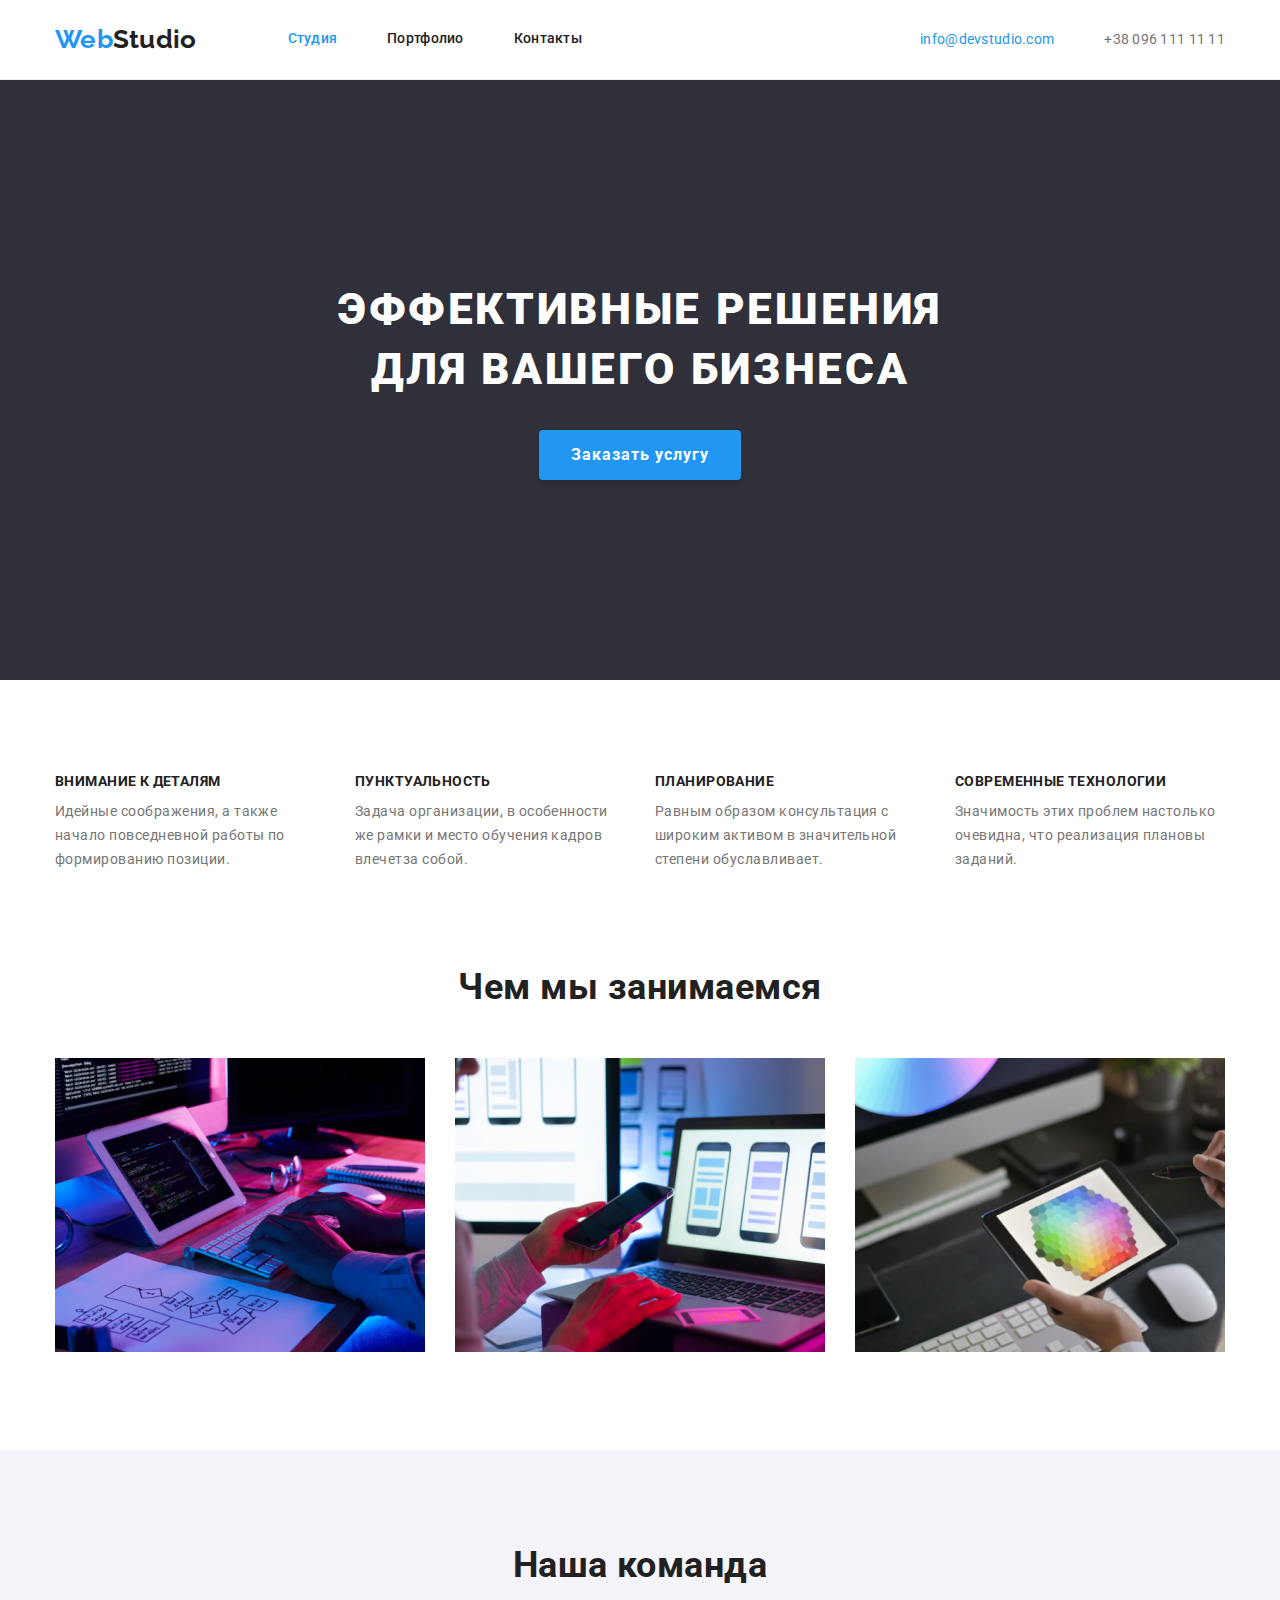
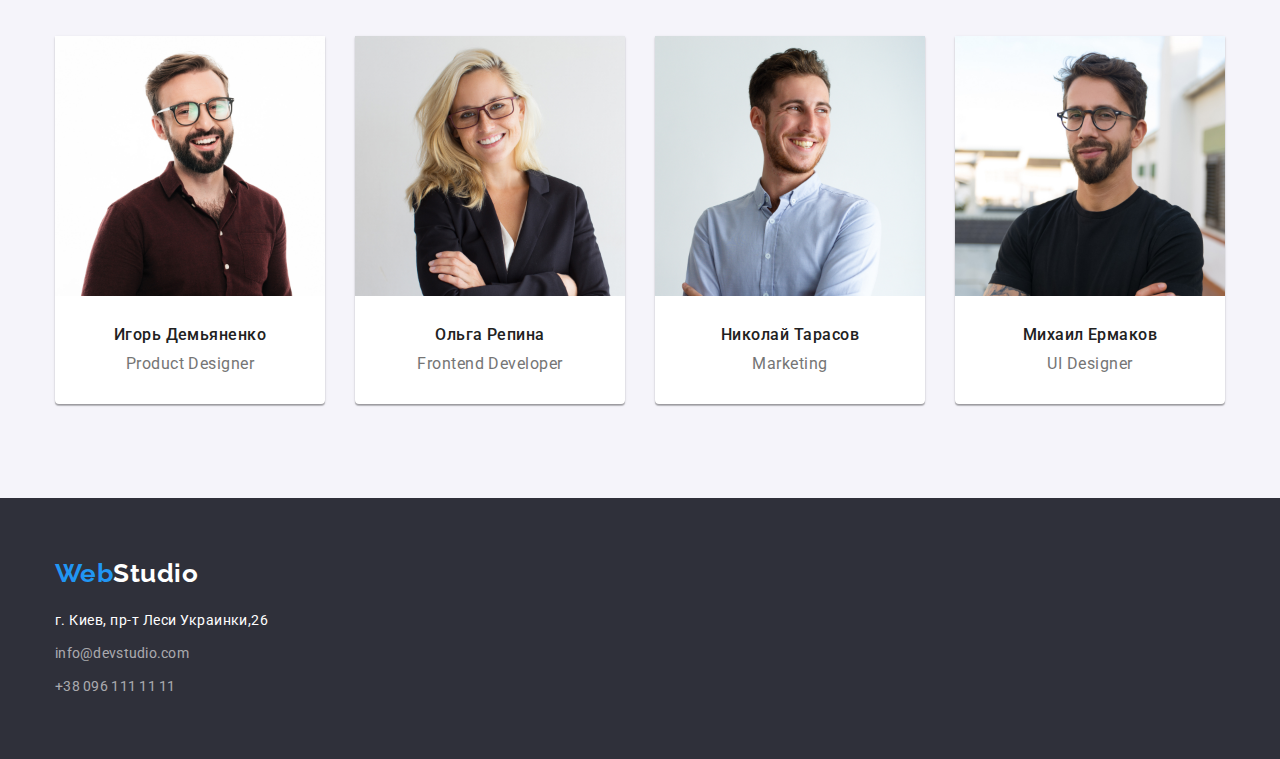
<file: index.html>
<!DOCTYPE html>
<html lang="ru">

<head>
    <meta charset="UTF-8">
    <meta http-equiv="X-UA-Compatible" content="IE=edge">
    <meta name="viewport" content="width=device-width, initial-scale=1.0">
    <link rel="preconnect" href="https://fonts.googleapis.com">
    <link rel="preconnect" href="https://fonts.gstatic.com" crossorigin>
    <link
        href="https://fonts.googleapis.com/css2?family=Raleway:wght@700&family=Roboto:wght@400;500;700;900&display=swap"
        rel="stylesheet">
    <title lang="en">WebStudio</title>
    <link rel="stylesheet" href="modern-normalize.css">
    <link rel="stylesheet" href="./css/style.css">

</head>

<body>

    <header class="header">

        <!--navigation-->
        <div class="container header-container">
            <nav class="header-nav">
                <a href="#" class="logo" lang="en">Web<span class="second-logo" lang="en">Studio</span></a>
                <ul class="header-list list">
                    <li class="header-item"><a href="./index.html" class="link currecnt">Студия</a></li>
                    <li class="header-item"><a href="./portfolio.html" class="link">Портфолио</a></li>
                    <li class="header-item"><a href="" class="link">Контакты</a></li>
                </ul>
            </nav>
            <!--contacts-->
            <ul class="header-cont-list list">
                <li class="header-cont-item"><a href="mailto:info@devstudio.com"
                        class="contacts currecnt">info@devstudio.com</a></li>
                <li class="header-cont-item"><a href="tel:+380961111111" class="contacts">+38 096 111 11 11</a></li>
            </ul>
        </div>

    </header>

    <main>

        <!--button-->
        <section class="hero">
            <h1 class="hero-title">Эффективные решения для вашего бизнеса</h1>
            <button name="button" class="button">Заказать услугу</button>
        </section>

        <!-- our abilities -->
        <section class="qualities section">
            <div class="container qualities-container">

                <ul class="qualities-list list">

                    <li class="qualities-item">
                        <h3 class="title-paragraph">Внимание к деталям</h3>
                        <p class="paragraph">Идейные соображения, а также начало повседневной работы по формированию
                            позиции.</p>
                    </li>

                    <li class="qualities-item">
                        <h3 class="title-paragraph">Пунктуальность</h3>
                        <p class="paragraph">Задача организации, в особенности же рамки и место обучения кадров влечетза
                            собой.</p>
                    </li>

                    <li class="qualities-item">
                        <h3 class="title-paragraph">Планирование</h3>
                        <p class="paragraph">Равным образом консультация с широким активом в значительной степени
                            обуславливает.</p>
                    </li>

                    <li class="qualities-item">
                        <h3 class="title-paragraph">Современные технологии</h3>
                        <p class="paragraph">Значимость этих проблем настолько очевидна, что реализация плановы заданий.
                        </p>
                    </li>
                </ul>
            </div>
        </section>
        <!--photo in office-->
        <section class="work section">

            <div class="container work-container">
                <h2 class="title">Чем мы занимаемся</h2>

                <ul class="work-list list">
                    <li class="work-item"><img src="./images/1.jpg" alt="работа за кодом" width="370" height="294"></li>
                    <li class="work-item"><img src="./images/2.jpg" alt="работа над проектом" width="370" height="294">
                    </li>
                    <li class="work-item"><img src="./images/3.jpg" alt="работа над проектом" width="370" height="294">
                    </li>
                </ul>
            </div>

        </section>
        <!--our team-->
        <section class="team section">

            <div class="container">

                <h2 class="title">Наша команда</h2>
                <ul class="team-list list">
                    <li class="team-item">
                        <div class="team-description">
                            <img class="team-photo" src="./images/person1.jpg" alt="Игорь Демьяненко" width="270"
                                height="260">
                            <div class="team-section">
                                <h3 class="name-team">Игорь Демьяненко</h3>
                                <p class="role-team">Product Designer</p>
                            </div>
                        </div>
                    </li>
                    <li class="team-item">
                        <div class="team-description">
                            <img class="team-photo" src="./images/person2.jpg" alt="Ольга Репина" width="270"
                                height="260">
                            <div class="team-section">
                                <h3 class="name-team">Ольга Репина</h3>
                                <p class="role-team">Frontend Developer</p>
                            </div>
                        </div>
                    </li>
                    <li class="team-item">
                        <div class="team-description">
                            <img class="team-photo" src="./images/person3.jpg" alt="Николай Тарасов" width="270"
                                height="260">
                            <div class="team-section">
                                <h3 class="name-team">Николай Тарасов</h3>
                                <p class="role-team">Marketing</p>
                            </div>
                        </div>
                    </li>
                    <li class="team-item">
                        <div class="team-description">
                            <img class="team-photo" src="./images/person4.jpg" alt="Михаил Ермаков" width="270"
                                height="260">
                            <div class="team-section">
                                <h3 class="name-team">Михаил Ермаков</h3>
                                <p class="role-team">UI Designer</p>
                            </div>
                        </div>
                    </li>
                </ul>

            </div>

        </section>

    </main>

    <footer class="footer">
        <section class="container">
            <a href="#" class="logo" lang="en">Web<span class="footer-logo" lang="en">Studio</span></a>
            <address>
                <a href="https://goo.gl/maps/RDHDDq4snq1ku4gn6" target="_blank" class="office">г. Киев, пр-т
                    Леси Украинки,26</a>
            </address>
            <ul class="footer-section">
                <li class="footer-item"><a href="mailto:info@devstudio.com"
                        class="contacts transparency">info@devstudio.com</a></li>
                <li class="footer-item"><a href="tel:+380961111111" class="contacts transparency">+38 096 111 11 11</a>
                </li>
            </ul>

        </section>
    </footer>
</body>

</html>
</file>
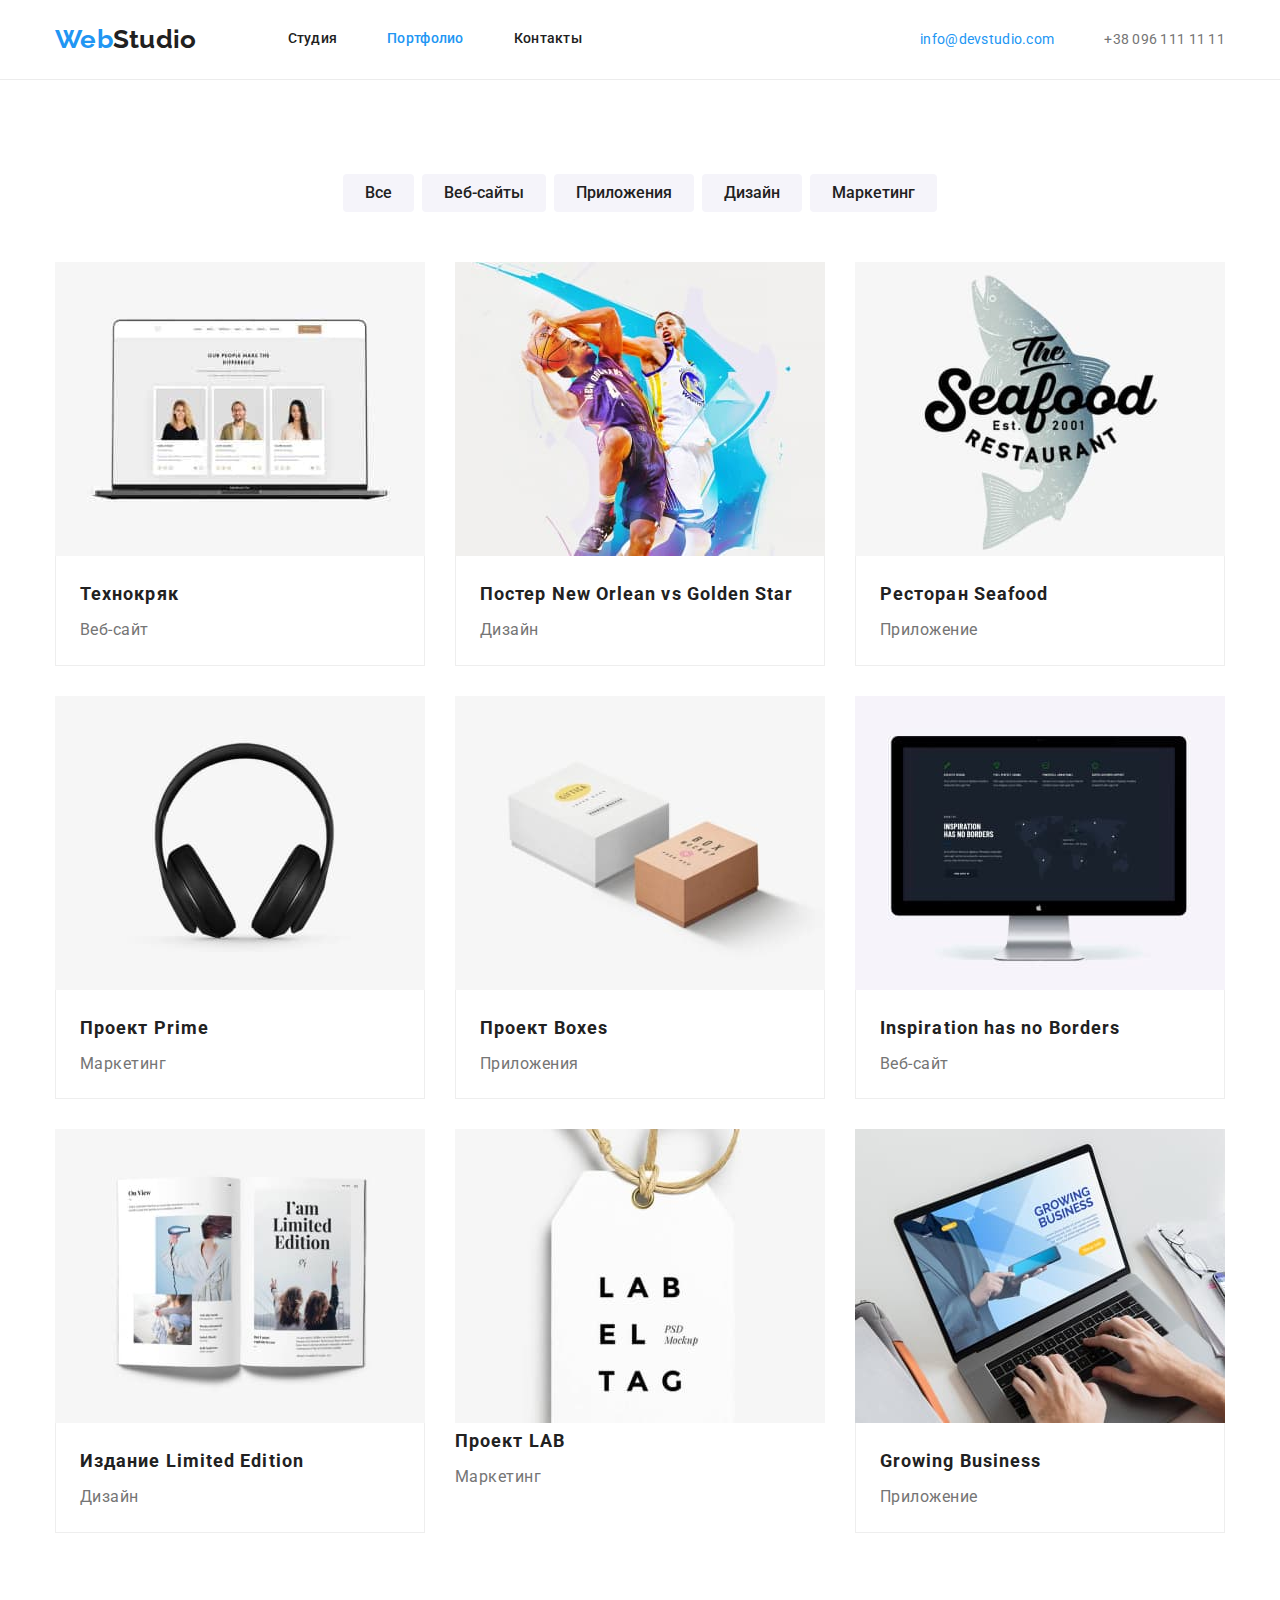
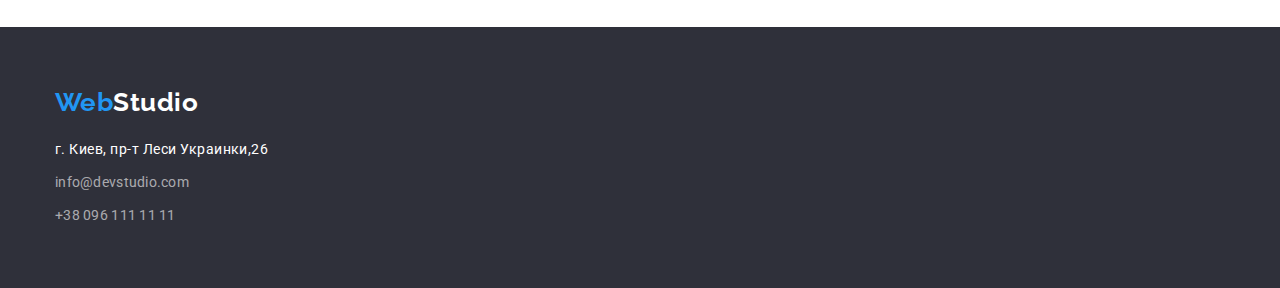
<file: portfolio.html>
<!DOCTYPE html>
<html lang="ru">

<head>
    <meta charset="UTF-8">
    <meta http-equiv="X-UA-Compatible" content="IE=edge">
    <meta name="viewport" content="width=device-width, initial-scale=1.0">
    <link rel="preconnect" href="https://fonts.googleapis.com">
    <link rel="preconnect" href="https://fonts.gstatic.com" crossorigin>
    <link
        href="https://fonts.googleapis.com/css2?family=Raleway:wght@700&family=Roboto:wght@400;500;700;900&display=swap"
        rel="stylesheet">
    <title lang="en">Portfolio</title>
    <link rel="stylesheet" href="modern-normalize.css">
    <link rel="stylesheet" href="./css/style.css">
</head>

<body>

    <header class="header">

        <!--navigation-->
        <div class="container header-container">
            <nav class="header-nav">
                <a href="#" class="logo" lang="en">Web<span class="second-logo" lang="en">Studio</span></a>
                <ul class="header-list list">
                    <li class="header-item"><a href="./index.html" class="link">Студия</a></li>
                    <li class="header-item"><a href="./portfolio.html" class="link currecnt">Портфолио</a></li>
                    <li class="header-item"><a href="" class="link">Контакты</a></li>
                </ul>
            </nav>
            <!--contacts-->
            <ul class="header-cont-list list">
                <li class="header-cont-item"><a href="mailto:info@devstudio.com"
                        class="contacts currecnt">info@devstudio.com</a></li>
                <li class="header-cont-item"><a href="tel:+380961111111" class="contacts">+38 096 111 11 11</a></li>
            </ul>
        </div>

    </header>


    <main>

        <section class="portfolio section">
            <!-- buttons -->
            <!-- <h1>portfolio-buttons</h1> -->
            <div class="container">
                <ul class="porfolio-btn-list list">
                    <li class="portfolio-item">
                        <button name="button" class="button-portfolio">Все</button>
                    </li>
                    <li class="portfolio-item">
                        <button name="button" class="button-portfolio">Веб-сайты</button>
                    </li>
                    <li class="portfolio-item">
                        <button name="button" class="button-portfolio">Приложения</button>
                    </li>
                    <li class="portfolio-item">
                        <button name="button" class="button-portfolio">Дизайн</button>
                    </li>
                    <li class="portfolio-item">
                        <button name="button" class="button-portfolio">Маркетинг</button>
                    </li>
                </ul>

                <!--portfolio-->
                <ul class="portfolio-work-list list">

                    <li class="portfolio-work-item">
                        <img class="portfolio-img" src="./images/technocrack.jpg" alt="ноутбук с сайтом" width="370"
                            height="294">
                        <div class="portfolio-description">
                            <h2 class="title-portfolio">Технокряк</h2>
                            <p class="paragraph-portfolio">Веб-сайт</p>
                        </div>
                    </li>

                    <li class="portfolio-work-item">
                        <img class="portfolio-img" src="./images/neworlean-vs-goldenstar.jpg" alt="баскетболисты"
                            width="370" height="294">
                        <div class="portfolio-description">
                            <h2 class="title-portfolio">Постер New Orlean vs Golden Star</h2>
                            <p class="paragraph-portfolio">Дизайн</p>
                        </div>
                    </li>

                    <li class="portfolio-work-item">
                        <img class="portfolio-img" src="./images/seafood-restaurant.jpg" alt="лого ресторана"
                            width="370" height="294">
                        <div class="portfolio-description">
                            <h2 class="title-portfolio">Ресторан Seafood</h2>
                            <p class="paragraph-portfolio">Приложение</p>
                        </div>
                    </li>
                    <li class="portfolio-work-item">
                        <img class="portfolio-img" src="./images/project-prime.jpg" alt="наушники" width="370"
                            height="294">
                        <div class="portfolio-description">
                            <h2 class="title-portfolio">Проект Prime</h2>
                            <p class="paragraph-portfolio">Маркетинг</p>
                        </div>
                    </li>

                    <li class="portfolio-work-item">
                        <img class="portfolio-img" src="./images/project-boxes.jpg" alt="коробки" width="370"
                            height="294">
                        <div class="portfolio-description">
                            <h2 class="title-portfolio">Проект Boxes</h2>
                            <p class="paragraph-portfolio">Приложения</p>
                        </div>
                    </li>

                    <li class="portfolio-work-item">
                        <img class="portfolio-img" src="./images/inspiration-has-no-borders.jpg" alt="моноблок"
                            width="370" height="294">
                        <div class="portfolio-description">
                            <h2 class="title-portfolio">Inspiration has no Borders</h2>
                            <p class="paragraph-portfolio">Веб-сайт</p>
                        </div>
                    </li>

                    <li class="portfolio-work-item">
                        <img class="portfolio-img" src="./images/limited-edition.jpg" alt="журнал" width="370"
                            height="294">
                        <div class="portfolio-description">
                            <h2 class="title-portfolio">Издание Limited Edition</h2>
                            <p class="paragraph-portfolio">Дизайн</p>
                        </div>
                    </li>

                    <li class="portfolio-work-item">
                        <img class="portfolio-img" src="./images/lab.jpg" alt="ярлык" width="370" height="294">
                        <div class="portfolio-descrip
                        tion">
                            <h2 class="title-portfolio">Проект LAB</h2>
                            <p class="paragraph-portfolio">Маркетинг</p>
                        </div>
                    </li>

                    <li class="portfolio-work-item">
                        <img class="portfolio-img" src="./images/growing-business.jpg" alt="ноутбук" width="370"
                            height="294">
                        <div class="portfolio-description">
                            <h2 class="title-portfolio">Growing Business</h2>
                            <p class="paragraph-portfolio">Приложение</p>
                        </div>
                    </li>
                </ul>
            </div>
        </section>

    </main>

    <footer class="footer">
        <section class="container">
            <a href="#" class="logo" lang="en">Web<span class="footer-logo" lang="en">Studio</span></a>
            <address>
                <a href="https://goo.gl/maps/RDHDDq4snq1ku4gn6" target="_blank" class="office">г. Киев, пр-т
                    Леси Украинки,26</a>
            </address>
            <ul class="footer-section">
                <li class="footer-item"><a href="mailto:info@devstudio.com"
                        class="contacts transparency">info@devstudio.com</a></li>
                <li class="footer-item"><a href="tel:+380961111111" class="contacts transparency">+38 096 111 11 11</a>
                </li>
            </ul>

        </section>
    </footer>
</body>

</html>
</file>
<file: css/style.css>
:root {
  --text-primary: #212121;
  --theme-color: #2196f3;
  --paragraph-color: #757575;
  --primary-font: 'Roboto';
  --secondary-font: 'Relaway';
  --box-color: #2f303a;
  --white-color: #ffffff;
}

body {
  font-family: 'Roboto', sans-serif;
  font-style: normal;
  text-transform: none;
  background-color: var(--white-color);
  letter-spacing: 0.03em;
}

p,
h1,
h2,
h3,
h4,
h5,
h6 {
  margin: 0;
}
ul,
ol {
  list-style: none;
  margin: 0;
  padding: 0;
}

a {
  text-decoration: none;
}

address {
  font-family: Roboto;
  font-style: normal;
  font-size: 14px;
  line-height: 1.71;
  color: rgba(255, 255, 255, 1);
  margin-top: 20px;
  margin-bottom: 9px;
}

.list {
  list-style: none;
}

.container {
  width: 1200px;
  padding-right: 15px;
  padding-left: 15px;
  margin: 0 auto;
}

.section {
  padding-top: 94px;
  padding-bottom: 94px;
}
/* start header styles  */

.header {
  padding-top: 24px;
  padding-bottom: 24px;
  border-bottom: 1px solid #ececec;

  font-family: Roboto;
  font-weight: 500;
  font-size: 14px;
  line-height: 1.14;
  letter-spacing: 0.02em;
  background-color: var(--white-color);
}

.header-container {
  display: flex;
  justify-content: space-between;
  align-items: center;
}

.header-nav {
  display: flex;
  align-items: center;
}

.header-list {
  display: flex;
}

.header-item:not(:last-child) {
  margin-right: 50px;
}

.header-cont-list {
  display: flex;
}

.header-cont-item + .header-cont-item {
  margin-left: 50px;
}

/* logo */
.logo {
  margin-right: 91px;
  font-family: Raleway;
  font-weight: 700;
  font-size: 26px;
  line-height: 1.19;
  color: var(--theme-color);
}
.second-logo {
  font-family: Raleway;
  font-weight: 700;
  font-size: 26px;
  line-height: 1.19;
  color: var(--text-primary);
}

/* end logo */

/* link */

.link {
  font-family: Roboto;
  font-weight: 500;
  font-size: 14px;
  line-height: 1.14;
  letter-spacing: 0.02em;
  color: var(--text-primary);
}
.currecnt {
  color: var(--theme-color);
}

.link:hover,
.link:focus {
  color: var(--theme-color);
}
/* end link */

/* contacts */

.contacts {
  font-family: Roboto;
  font-weight: 400;
  font-size: 14px;
  line-height: 1.7;
  letter-spacing: 0.02em;
  color: var(--paragraph-color);
}

.currecnt {
  color: var(--theme-color);
}

/* end header styles */

/* hero sectoin */

.hero {
  background-color: var(--box-color);
  padding-top: 200px;
  padding-bottom: 200px;
  text-align: center;
}

.hero-title {
  font-family: Roboto;
  width: 696px;
  margin-right: auto;
  margin-left: auto;

  font-weight: 900;
  font-size: 44px;
  line-height: 1.36;
  text-align: center;
  letter-spacing: 0.06em;
  text-transform: uppercase;
  color: var(--white-color);
}

/* end hero section */

/* button */

.button {
  display: block;
  margin: 30px auto 0px;
  padding: 10px 32px;
  min-width: 136px;
  border: transparent;
  box-shadow: 0px 4px 4px rgba(0, 0, 0, 0.15);
  border-radius: 4px;

  font-weight: 700;
  font-size: 16px;
  line-height: 1.9;
  display: flex;
  align-items: center;
  text-align: center;
  letter-spacing: 0.06em;
  color: var(--white-color);
  background-color: var(--theme-color);
  cursor: pointer;
  font-family: inherit;
}
/* end button */

/* Our qualities-list */

.qualities-list {
  display: flex;
}

.qualities-item {
  width: 270px;
}

.qualities-item:not(:last-child) {
  margin-right: 30px;
}
/* end Our qualities-list */
.portfolio {
  font-weight: 1200px;
  font-size: 16px;
  line-height: 1.6;

  text-align: center;
  color: var(--text-primary);
}

/* features section */
.title-paragraph {
  font-family: Roboto;
  margin-bottom: 10px;
  font-weight: 700;
  font-size: 14px;
  line-height: 1.14;
  letter-spacing: 0.03em;
  text-transform: uppercase;
  color: var(--text-primary);
}
.paragraph {
  font-family: Roboto;
  font-size: 14px;
  line-height: 1.71;
  color: var(--paragraph-color);
}

/* end features section */

/* What we do */
.work {
  padding-top: 0;
}

.title {
  font-family: Roboto;
  margin-bottom: 50px;
  font-weight: 700;
  font-size: 36px;
  line-height: 1.17;
  text-align: center;
  color: var(--text-primary);
}

.work-list {
  display: flex;
}

.work-item {
  display: block;
  margin-right: 30px;
}

.work-item:last-child {
  margin-right: 0;
}

/* end what we do */

/* our team */

.team-list {
  display: flex;
}

.team {
  background-color: #f5f4fa;
}

.team-discription {
  padding-top: 30px;
  padding-bottom: 30px;
}

.team-photo {
  display: block;
}

.name-team {
  margin-bottom: 10px;

  font-family: Roboto;
  font-weight: 500;
  font-size: 16px;

  line-height: 1.18;
  text-align: center;

  color: var(--text-primary);
}

.role-team {
  font-family: Roboto;
  font-size: 16px;
  line-height: 1.18;
  text-align: center;

  color: var(--paragraph-color);
}
.team-item {
  box-shadow: 0px 1px 3px rgba(0, 0, 0, 0.12), 0px 1px 1px rgba(0, 0, 0, 0.14),
    0px 2px 1px rgba(0, 0, 0, 0.2);
  border-radius: 0px 0px 4px 4px;
  background-color: var(--white-color);
}
.team-section {
  padding-top: 30px;
  padding-bottom: 30px;
}
.team-item:not(:last-child) {
  margin-right: 30px;
}

/* end our team */

/* footer */
.footer {
  background-color: var(--box-color);
  padding-top: 60px;
  padding-bottom: 60px;
}

.footer-logo,
.office {
  color: var(--white-color);
}
.transparency {
  color: rgba(255, 255, 255, 0.6);
}

.footer-section {
  margin-top: 9px;
  /* padding-bottom: 60px; */
  padding-left: 0;
}

.footer-item:not(:last-child) {
  margin-bottom: 9px;
}

/*---------------- main portfolio-----------------*/

/* buttons */
.porfolio-btn-list {
  display: flex;
  justify-content: center;
  margin-bottom: 50px;
}

.portfolio-item:not(:last-child) {
  margin-right: 8px;
}

.button-portfolio {
  background-color: #f5f4fa;
  padding: 6px 22px;
  border: transparent;
  border-radius: 4px;
  font-style: normal;
  font-weight: 500;
  font-size: 16px;
  line-height: 1.62;
  font-family: inherit;
  color: var(--text-primary);
}
.button-portfolio:hover,
.button-portfolio:focus {
  background-color: var(--theme-color);
}
/* end buttons */

/* list of works */

.portfolio-work-list {
  display: flex;
  flex-wrap: wrap;
  width: 1600;
  margin-left: auto;
  margin-right: auto;
  padding: 0;
}

.portfolio-work-item:not(:nth-child(3n)) {
  margin-right: 30px;
}
.portfolio-work-item:not(:nth-last-child(-n + 3)) {
  margin-bottom: 30px;
}

.portfolio-img {
  display: block;
}

.portfolio-description {
  padding: 20px 24px;
  border-right: 1px solid #eeeeee;
  border-bottom: 1px solid #eeeeee;
  border-left: 1px solid #eeeeee;
}
.portfolio-works {
  margin-bottom: 4px;
  font-weight: 700;
  font-size: 18px;
  line-height: 2;
  letter-spacing: 0.06em;
  color: var(--text-primary);
}

.portfolio-work-type {
  font-weight: 400;
  font-size: 16px;
  line-height: 1.87;
  letter-spacing: 0.03em;
  color: var(--paragraph-color);
}

/* edn work list */

.title-portfolio {
  font-family: Roboto;
  font-weight: 700;
  font-size: 18px;
  text-align: left;
  margin-bottom: 4px;
  line-height: 2;
  letter-spacing: 0.06em;

  color: var(--text-primary);
}

.paragraph-portfolio {
  font-family: Roboto;
  text-align: left;
  font-size: 16px;
  line-height: 1.8;

  color: var(--paragraph-color);
}
/* end portfolio */
</file>
